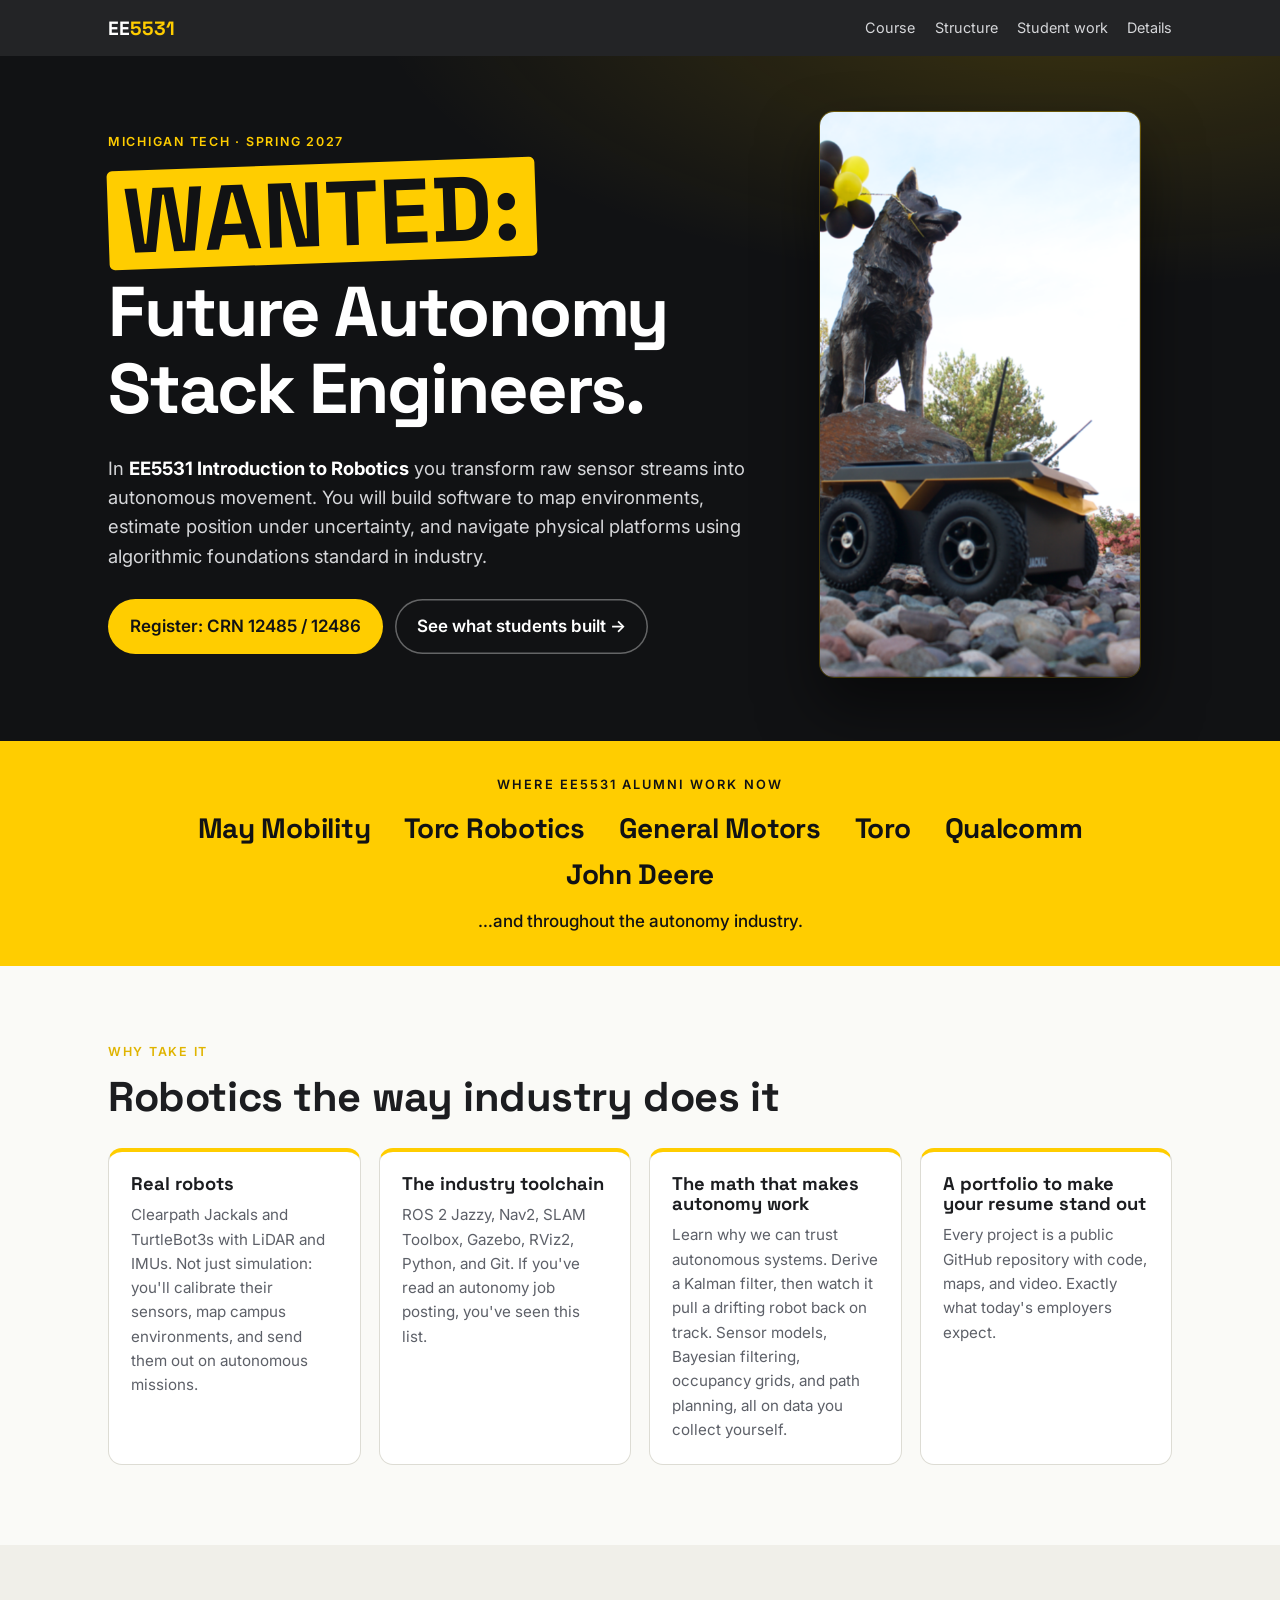
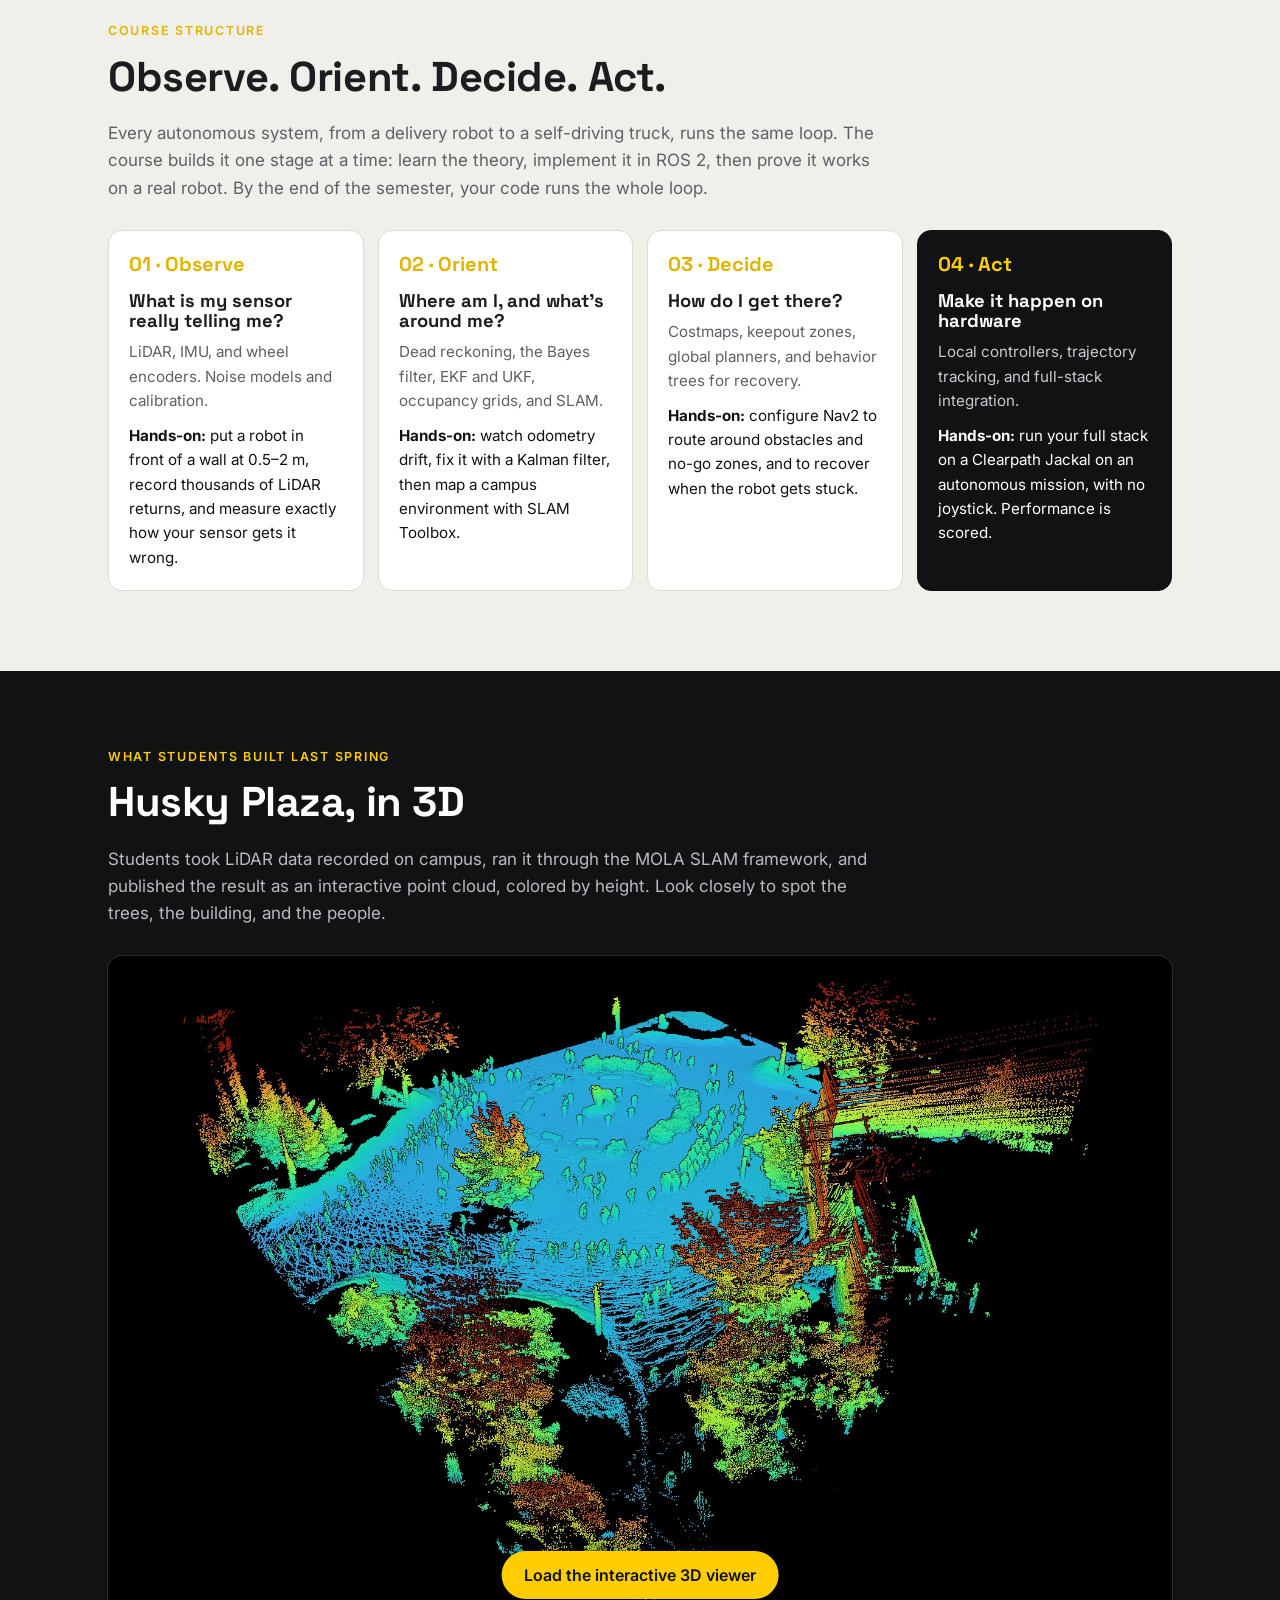
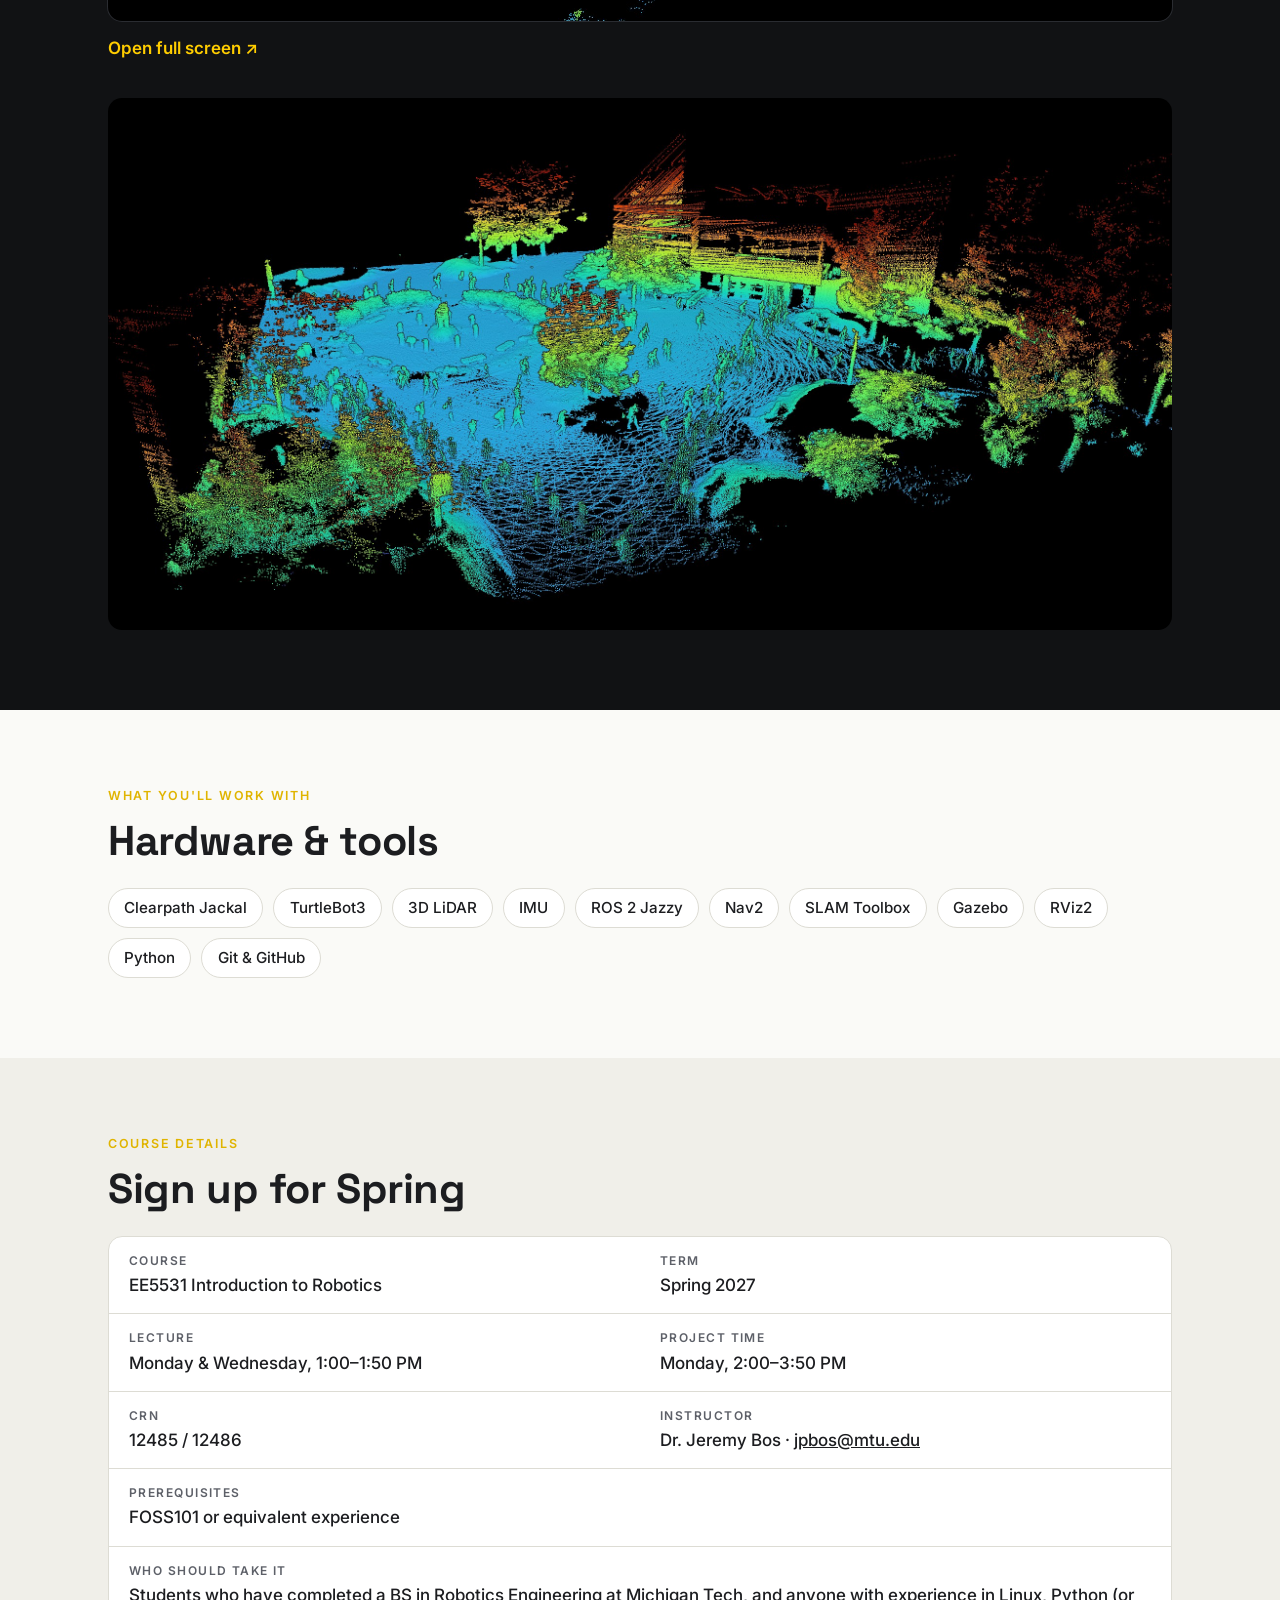
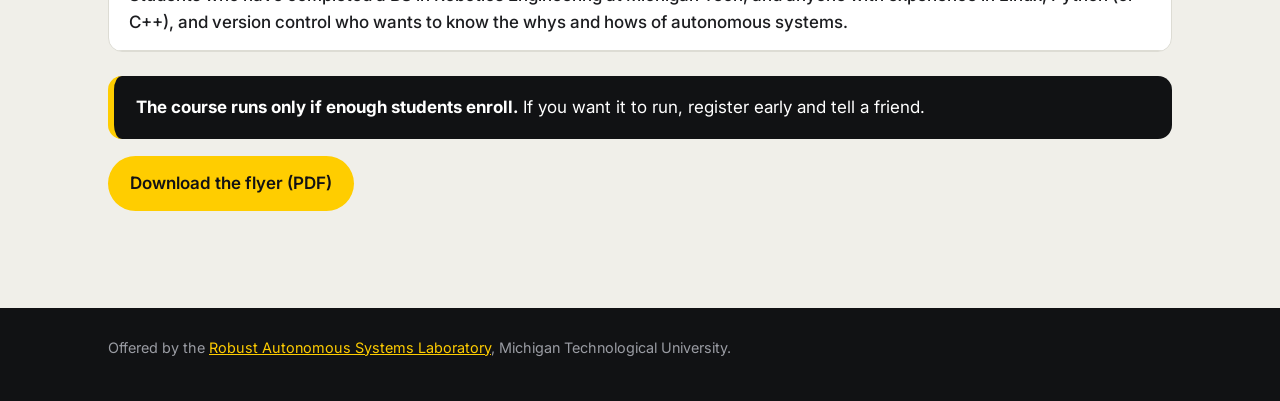
<file: index.html>
<!doctype html>
<html lang="en">
<head>
  <meta charset="utf-8">
  <meta name="viewport" content="width=device-width, initial-scale=1">
  <title>EE5531 Introduction to Robotics | Michigan Tech</title>
  <meta name="description" content="Graduate course in autonomous systems: sensor models, state estimation, mapping, planning, and control with ROS 2 and Nav2 on real robots. EE5531 alumni work at May Mobility, Torc Robotics, General Motors, Toro, Qualcomm, and across the autonomous vehicle industry.">
  <meta property="og:title" content="EE5531 Introduction to Robotics: Wanted, Future Autonomy Stack Engineers">
  <meta property="og:description" content="Sensor models, state estimation, mapping, planning, and control on real robots with ROS 2 and Nav2. Alumni at May Mobility, Torc, GM, Toro, and Qualcomm.">
  <meta property="og:image" content="https://robust-autonomous-systems-laboratory.github.io/ee5531/assets/husky_plaza_overview.jpg">
  <meta property="og:url" content="https://robust-autonomous-systems-laboratory.github.io/ee5531/">
  <meta name="twitter:card" content="summary_large_image">
  <link rel="preconnect" href="https://fonts.googleapis.com">
  <link rel="preconnect" href="https://fonts.gstatic.com" crossorigin>
  <link href="https://fonts.googleapis.com/css2?family=Inter:wght@400;500;600&family=Space+Grotesk:wght@500;700&display=swap" rel="stylesheet">
  <link rel="stylesheet" href="style.css">
</head>
<body>

<header class="topbar">
  <div class="wrap topbar-inner">
    <a class="brand" href="#top">EE<span>5531</span></a>
    <nav>
      <a href="#course">Course</a>
      <a href="#structure">Structure</a>
      <a href="#student-work">Student work</a>
      <a href="#details">Details</a>
    </nav>
  </div>
</header>

<main id="top">

  <!-- HERO -->
  <section class="hero">
    <div class="wrap hero-grid">
      <div class="hero-copy">
        <p class="eyebrow">Michigan Tech · Spring 2027</p>
        <h1><em>Wanted:</em><br>Future Autonomy Stack Engineers.</h1>
        <p class="lede">
          In <strong>EE5531 Introduction to Robotics</strong> you transform raw sensor streams into
          autonomous movement. You will build software to map environments, estimate position under
          uncertainty, and navigate physical platforms using algorithmic foundations standard in industry.
        </p>
        <div class="cta-row">
          <a class="btn btn-primary" href="#details">Register: CRN 12485 / 12486</a>
          <a class="btn btn-ghost" href="#student-work">See what students built →</a>
        </div>
      </div>
      <figure class="hero-photo">
        <img src="assets/jackal.png" alt="A Clearpath Jackal robot in front of the Husky statue on the Michigan Tech campus" width="463" height="818">
      </figure>
    </div>
  </section>

  <!-- ALUMNI -->
  <section class="alumni" aria-labelledby="alumni-h">
    <div class="wrap">
      <h2 id="alumni-h" class="alumni-label">Where EE5531 alumni work now</h2>
      <ul class="employers">
        <li>May Mobility</li>
        <li>Torc Robotics</li>
        <li>General Motors</li>
        <li>Toro</li>
        <li>Qualcomm</li>
        <li>John Deere</li>
      </ul>
      <p class="alumni-foot">…and throughout the autonomy industry.</p>
    </div>
  </section>

  <!-- WHY -->
  <section class="section" id="course">
    <div class="wrap">
      <p class="eyebrow">Why take it</p>
      <h2>Robotics the way industry does it</h2>
      <div class="cards">
        <article class="card">
          <h3>Real robots</h3>
          <p>Clearpath Jackals and TurtleBot3s with LiDAR and IMUs. Not just simulation: you'll calibrate their sensors, map campus environments, and send them out on autonomous missions.</p>
        </article>
        <article class="card">
          <h3>The industry toolchain</h3>
          <p>ROS 2 Jazzy, Nav2, SLAM Toolbox, Gazebo, RViz2, Python, and Git. If you've read an autonomy job posting, you've seen this list.</p>
        </article>
        <article class="card">
          <h3>The math that makes autonomy work</h3>
          <p>Learn why we can trust autonomous systems. Derive a Kalman filter, then watch it pull a drifting robot back on track. Sensor models, Bayesian filtering, occupancy grids, and path planning, all on data you collect yourself.</p>
        </article>
        <article class="card">
          <h3>A portfolio to make your resume stand out</h3>
          <p>Every project is a public GitHub repository with code, maps, and video. Exactly what today's employers expect.</p>
        </article>
      </div>
    </div>
  </section>

  <!-- ROADMAP -->
  <section class="section section-alt" id="structure">
    <div class="wrap">
      <p class="eyebrow">Course structure</p>
      <h2>Observe. Orient. Decide. Act.</h2>
      <p class="section-intro">
        Every autonomous system, from a delivery robot to a self-driving truck, runs the same loop.
        The course builds it one stage at a time: learn the theory, implement it in ROS&nbsp;2, then
        prove it works on a real robot. By the end of the semester, your code runs the whole loop.
      </p>
      <!-- Course content is being revised; edit topics here as the schedule firms up. -->
      <ol class="roadmap">
        <li>
          <span class="step">01 · Observe</span>
          <div>
            <h3>What is my sensor really telling me?</h3>
            <p>LiDAR, IMU, and wheel encoders. Noise models and calibration.</p>
            <p class="outcome"><b>Hands-on:</b> put a robot in front of a wall at 0.5–2&nbsp;m, record thousands of LiDAR returns, and measure exactly how your sensor gets it wrong.</p>
          </div>
        </li>
        <li>
          <span class="step">02 · Orient</span>
          <div>
            <h3>Where am I, and what's around me?</h3>
            <p>Dead reckoning, the Bayes filter, EKF and UKF, occupancy grids, and SLAM.</p>
            <p class="outcome"><b>Hands-on:</b> watch odometry drift, fix it with a Kalman filter, then map a campus environment with SLAM Toolbox.</p>
          </div>
        </li>
        <li>
          <span class="step">03 · Decide</span>
          <div>
            <h3>How do I get there?</h3>
            <p>Costmaps, keepout zones, global planners, and behavior trees for recovery.</p>
            <p class="outcome"><b>Hands-on:</b> configure Nav2 to route around obstacles and no-go zones, and to recover when the robot gets stuck.</p>
          </div>
        </li>
        <li class="roadmap-finale">
          <span class="step">04 · Act</span>
          <div>
            <h3>Make it happen on hardware</h3>
            <p>Local controllers, trajectory tracking, and full-stack integration.</p>
            <p class="outcome"><b>Hands-on:</b> run your full stack on a Clearpath Jackal on an autonomous mission, with no joystick. Performance is scored.</p>
          </div>
        </li>
      </ol>
    </div>
  </section>

  <!-- STUDENT WORK -->
  <section class="section section-dark" id="student-work">
    <div class="wrap">
      <p class="eyebrow">What students built last spring</p>
      <h2>Husky Plaza, in 3D</h2>
      <p class="section-lede">
        Students took LiDAR data recorded on campus, ran it through the MOLA SLAM framework, and
        published the result as an interactive point cloud, colored by height.
        Look closely to spot the trees, the building, and the people.
      </p>
      <div class="viewer" id="viewer">
        <img src="assets/husky_plaza_overview.jpg" alt="Point cloud map of Husky Plaza at Michigan Tech, colored by elevation">
        <button class="viewer-play" type="button" data-src="https://robust-autonomous-systems-laboratory.github.io/RASL-MOLA-Husky-Plaza/">
          Load the interactive 3D viewer
        </button>
      </div>
      <p class="viewer-links">
        <a href="https://robust-autonomous-systems-laboratory.github.io/RASL-MOLA-Husky-Plaza/" target="_blank" rel="noopener">Open full screen ↗</a>
      </p>
      <figure class="wide-shot">
        <img src="assets/husky_plaza_facade.jpg" alt="Point cloud looking across Husky Plaza, past the statue and people, toward the building facade" loading="lazy">
      </figure>
    </div>
  </section>

  <!-- TOOLS -->
  <section class="section">
    <div class="wrap">
      <p class="eyebrow">What you'll work with</p>
      <h2>Hardware &amp; tools</h2>
      <ul class="chips">
        <li>Clearpath Jackal</li>
        <li>TurtleBot3</li>
        <li>3D LiDAR</li>
        <li>IMU</li>
        <li>ROS 2 Jazzy</li>
        <li>Nav2</li>
        <li>SLAM Toolbox</li>
        <li>Gazebo</li>
        <li>RViz2</li>
        <li>Python</li>
        <li>Git &amp; GitHub</li>
      </ul>
    </div>
  </section>

  <!-- DETAILS -->
  <section class="section section-alt" id="details">
    <div class="wrap">
      <p class="eyebrow">Course details</p>
      <h2>Sign up for Spring</h2>
      <dl class="details">
        <div><dt>Course</dt><dd>EE5531 Introduction to Robotics</dd></div>
        <div><dt>Term</dt><dd>Spring 2027</dd></div>
        <div><dt>Lecture</dt><dd>Monday &amp; Wednesday, 1:00–1:50 PM</dd></div>
        <div><dt>Project time</dt><dd>Monday, 2:00–3:50 PM</dd></div>
        <div><dt>CRN</dt><dd>12485 / 12486</dd></div>
        <div><dt>Instructor</dt><dd>Dr. Jeremy Bos · <a href="mailto:jpbos@mtu.edu">jpbos@mtu.edu</a></dd></div>
        <div class="full"><dt>Prerequisites</dt><dd>FOSS101 or equivalent experience</dd></div>
        <div class="full"><dt>Who should take it</dt><dd>Students who have completed a BS in Robotics Engineering at Michigan Tech, and anyone with experience in Linux, Python (or C++), and version control who wants to know the whys and hows of autonomous systems.</dd></div>
      </dl>
      <p class="callout">
        <strong>The course runs only if enough students enroll.</strong> If you want it to run, register early and tell a friend.
      </p>
      <p><a class="btn btn-primary" href="flyer/flyer.pdf">Download the flyer (PDF)</a></p>
    </div>
  </section>

</main>

<footer class="footer">
  <div class="wrap">
    <p>
      Offered by the <a href="https://github.com/Robust-Autonomous-Systems-Laboratory" target="_blank" rel="noopener">Robust Autonomous Systems Laboratory</a>,
      Michigan Technological University.
    </p>
  </div>
</footer>

<script>
  // Load the heavy WebGL viewer only on request.
  document.querySelector('.viewer-play').addEventListener('click', function () {
    var frame = document.createElement('iframe');
    frame.src = this.dataset.src;
    frame.title = 'Interactive 3D point cloud of Husky Plaza';
    frame.allow = 'fullscreen';
    var box = document.getElementById('viewer');
    box.innerHTML = '';
    box.appendChild(frame);
    box.classList.add('is-live');
  });
</script>
</body>
</html>
</file>
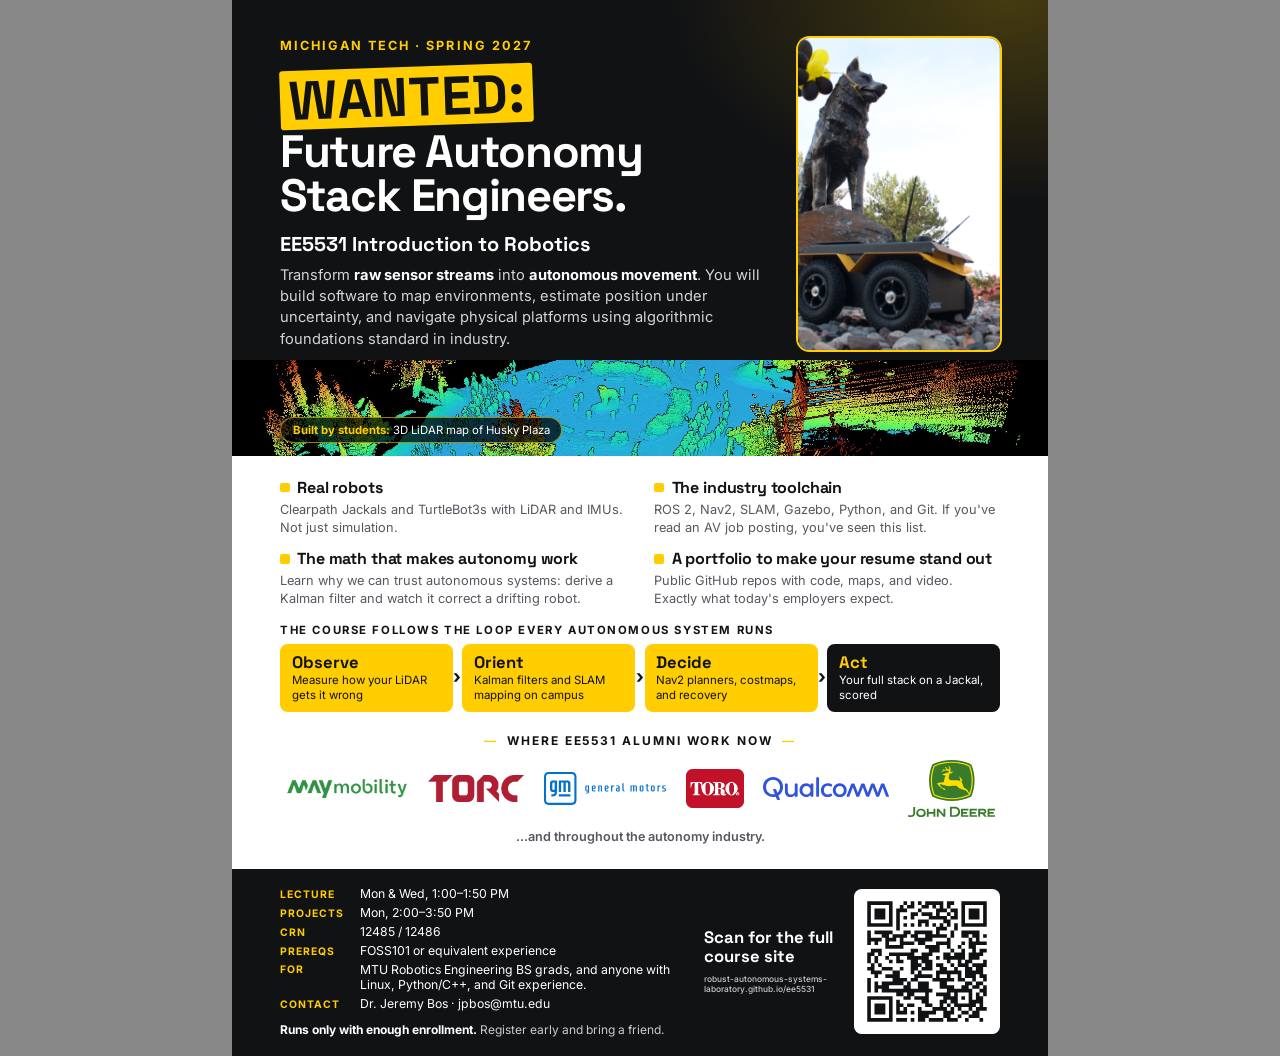
<file: flyer/flyer.html>
<!doctype html>
<html lang="en">
<head>
<meta charset="utf-8">
<title>EE5531 Flyer</title>
<link rel="preconnect" href="https://fonts.googleapis.com">
<link rel="preconnect" href="https://fonts.gstatic.com" crossorigin>
<link href="https://fonts.googleapis.com/css2?family=Inter:wght@400;500;600;700&family=Space+Grotesk:wght@500;700&display=swap" rel="stylesheet">
<style>
  @page { size: letter; margin: 0; }
  :root { --gold: #ffcd00; --ink: #111214; --muted: #55585f; }
  * { box-sizing: border-box; -webkit-print-color-adjust: exact; print-color-adjust: exact; }
  html, body { margin: 0; padding: 0; background: #888; }
  body { font-family: Inter, sans-serif; color: var(--ink); }
  .page {
    width: 8.5in; height: 11in; margin: 0 auto; overflow: hidden; position: relative;
    background: #fff; display: flex; flex-direction: column;
  }
  .page > * { flex: none; }
  @media print { html, body { background: #fff; } }
  h1, h2, .grotesk { font-family: "Space Grotesk", sans-serif; }

  /* Hero */
  .hero {
    background: radial-gradient(5in 3in at 95% 0%, rgba(255,205,0,.22), transparent 70%), var(--ink);
    color: #fff; display: grid; grid-template-columns: 1fr 2.1in; gap: .35in;
    padding: .4in .5in .3in; height: 3.75in;
  }
  .kicker { font: 700 9.5pt Inter; letter-spacing: .16em; text-transform: uppercase; color: var(--gold); margin: 0 0 .14in; }
  h1 { font-size: 34pt; line-height: .98; letter-spacing: -.03em; margin: 0 0 .14in; }
  h1 em {
    font-style: normal; text-transform: uppercase; font-size: 1.2em; letter-spacing: .01em;
    display: inline-block; line-height: 1; padding: .06em .16em .02em; margin-bottom: .06em;
    background: var(--gold); color: var(--ink); border-radius: .06em; transform: rotate(-2deg);
  }
  .course { font: 700 15pt "Space Grotesk"; margin: 0 0 .08in; }
  .pitch { font-size: 11pt; line-height: 1.45; color: #d4d5d9; margin: 0; }
  .pitch b { color: #fff; }
  .photo {
    border-radius: .12in; overflow: hidden; height: 100%;
    box-shadow: 0 0 0 2px var(--gold);
  }
  .photo img { width: 100%; height: 100%; object-fit: cover; object-position: 50% 38%; display: block; }

  /* Point cloud strip */
  .strip { position: relative; height: 1.0in; background: #000; overflow: hidden; }
  .strip img { width: 100%; height: 100%; object-fit: cover; object-position: 50% 18%; display: block; }
  .strip .tag {
    position: absolute; left: .5in; bottom: .14in; background: rgba(0,0,0,.72); color: #fff;
    font-size: 8.5pt; padding: .05in .12in; border-radius: 99px; border: 1px solid rgba(255,205,0,.6);
  }
  .strip .tag b { color: var(--gold); }

  /* Body */
  .body { display: grid; grid-template-columns: 1fr 1fr; gap: .12in .3in; padding: .22in .5in .18in; }
  .point h2 { font-size: 12pt; letter-spacing: -.01em; margin: 0 0 .03in; display: flex; align-items: center; gap: .08in; }
  .point h2::before { content: ""; width: .1in; height: .1in; background: var(--gold); border-radius: 2px; flex: none; }
  .point p { font-size: 9.6pt; line-height: 1.4; color: var(--muted); margin: 0; }
  .loop { grid-column: 1 / -1; margin-top: .04in; }
  .loop .label { font: 700 8.5pt Inter; letter-spacing: .14em; text-transform: uppercase; margin: 0 0 .07in; }
  .loop ol { list-style: none; margin: 0; padding: 0; display: grid; grid-template-columns: repeat(4, 1fr); gap: .1in; }
  .loop li { background: var(--gold); border-radius: .08in; padding: .08in .12in .1in; position: relative; }
  .loop li:last-child { background: var(--ink); color: #fff; }
  .loop li b { display: block; font: 700 12.5pt "Space Grotesk"; }
  .loop li:last-child b { color: var(--gold); }
  .loop li span { font-size: 8.6pt; line-height: 1.3; display: block; }
  .loop li:not(:last-child)::after {
    content: "›"; position: absolute; right: -.09in; top: 50%; transform: translateY(-55%);
    font: 700 14pt Inter; color: var(--ink); z-index: 1;
  }

  /* Alumni logos */
  .alumni { padding: .04in .55in .14in; text-align: center; }
  .alumni .label { font: 700 9pt Inter; letter-spacing: .16em; text-transform: uppercase; margin: 0 0 .12in; }
  .alumni .label::before, .alumni .label::after { content: "—"; color: var(--gold); margin: 0 .1in; }
  .logos { display: flex; align-items: center; justify-content: space-between; gap: .2in; }
  .logos img { display: block; }
  .alumni .foot { font-size: 9.5pt; font-weight: 600; margin: .12in 0 0; color: var(--muted); }

  /* Footer */
  .footer {
    margin-top: auto; background: var(--ink); color: #fff;
    display: grid; grid-template-columns: 1fr auto; gap: .3in; align-items: center;
    padding: .18in .5in .2in;
  }
  .facts { display: grid; grid-template-columns: auto 1fr; gap: .03in .16in; font-size: 9.2pt; line-height: 1.3; margin: 0; }
  .facts dt { color: var(--gold); font-weight: 700; text-transform: uppercase; letter-spacing: .1em; font-size: 7.8pt; padding-top: .02in; }
  .facts dd { margin: 0; }
  .tbd { background: rgba(255,205,0,.22); color: var(--gold); border-radius: 3px; padding: 0 .04in; font-weight: 600; }
  .runs { font-size: 9pt; color: #c9cbd0; margin: .1in 0 0; }
  .runs b { color: #fff; }
  .qr { display: flex; align-items: center; gap: .16in; }
  .qr-box { background: #fff; padding: .06in; border-radius: .08in; }
  .qr-box img { width: 1.4in; height: 1.4in; display: block; }
  .qr-text { font: 700 12.5pt/1.1 "Space Grotesk"; max-width: 1.4in; }
  .qr-text small { display: block; white-space: nowrap; font: 500 6.3pt Inter; color: #c9cbd0; margin-top: .08in; }
</style>
</head>
<body>
<div class="page">

  <section class="hero">
    <div>
      <p class="kicker">Michigan Tech · Spring 2027</p>
      <h1><em>Wanted:</em><br>Future Autonomy Stack Engineers.</h1>
      <p class="course">EE5531 Introduction to Robotics</p>
      <p class="pitch">
        Transform <b>raw sensor streams</b> into <b>autonomous movement</b>. You will build
        software to map environments, estimate position under uncertainty, and navigate physical
        platforms using algorithmic foundations standard in industry.
      </p>
    </div>
    <div class="photo"><img src="../assets/jackal.png" alt="Clearpath Jackal robot in front of the Husky statue"></div>
  </section>

  <section class="strip">
    <img src="../assets/husky_plaza_overview.jpg" alt="3D LiDAR point cloud of Husky Plaza">
    <span class="tag"><b>Built by students:</b> 3D LiDAR map of Husky Plaza</span>
  </section>

  <section class="body">
    <div class="point">
      <h2>Real robots</h2>
      <p>Clearpath Jackals and TurtleBot3s with LiDAR and IMUs. Not just simulation.</p>
    </div>
    <div class="point">
      <h2>The industry toolchain</h2>
      <p>ROS 2, Nav2, SLAM, Gazebo, Python, and Git. If you've read an AV job posting, you've seen this list.</p>
    </div>
    <div class="point">
      <h2>The math that makes autonomy work</h2>
      <p>Learn why we can trust autonomous systems: derive a Kalman filter and watch it correct a drifting robot.</p>
    </div>
    <div class="point">
      <h2>A portfolio to make your resume stand out</h2>
      <p>Public GitHub repos with code, maps, and video. Exactly what today's employers expect.</p>
    </div>
    <div class="loop">
      <p class="label">The course follows the loop every autonomous system runs</p>
      <ol>
        <li><b>Observe</b><span>Measure how your LiDAR gets it wrong</span></li>
        <li><b>Orient</b><span>Kalman filters and SLAM mapping on campus</span></li>
        <li><b>Decide</b><span>Nav2 planners, costmaps, and recovery</span></li>
        <li><b>Act</b><span>Your full stack on a Jackal, scored</span></li>
      </ol>
    </div>
  </section>

  <section class="alumni">
    <p class="label">Where EE5531 alumni work now</p>
    <div class="logos">
      <img src="logos/may_mobility.png" alt="May Mobility" style="height:.24in">
      <img src="logos/torc.png" alt="Torc Robotics" style="height:.28in">
      <img src="logos/gm.svg" alt="General Motors" style="height:.34in">
      <img src="logos/toro.png" alt="Toro" style="height:.4in">
      <img src="logos/qualcomm.svg" alt="Qualcomm" style="height:.24in">
      <img src="logos/john_deere.svg" alt="John Deere" style="height:.6in">
    </div>
    <p class="foot">…and throughout the autonomy industry.</p>
  </section>

  <section class="footer">
    <div>
      <dl class="facts">
        <dt>Lecture</dt><dd>Mon &amp; Wed, 1:00–1:50 PM</dd>
        <dt>Projects</dt><dd>Mon, 2:00–3:50 PM</dd>
        <dt>CRN</dt><dd>12485 / 12486</dd>
        <dt>Prereqs</dt><dd>FOSS101 or equivalent experience</dd>
        <dt>For</dt><dd>MTU Robotics Engineering BS grads, and anyone with Linux, Python/C++, and Git experience.</dd>
        <dt>Contact</dt><dd>Dr. Jeremy Bos · jpbos@mtu.edu</dd>
      </dl>
      <p class="runs"><b>Runs only with enough enrollment.</b> Register early and bring a friend.</p>
    </div>
    <div class="qr">
      <div class="qr-text">Scan for the full course site
        <small>robust-autonomous-systems-<br>laboratory.github.io/ee5531</small>
      </div>
      <div class="qr-box"><img src="qr_ee5531.svg" alt="QR code linking to the EE5531 course website"></div>
    </div>
  </section>

</div>
</body>
</html>
</file>
<file: style.css>
:root {
  --gold: #ffcd00;
  --gold-deep: #e0b400;
  --ink: #111214;
  --ink-2: #1b1d21;
  --paper: #fafaf7;
  --paper-2: #f0efe9;
  --text: #1c1d20;
  --muted: #5d6068;
  --line: #dddcd4;
  --cyan: #28b6e8;
  --radius: 14px;
  --max: 1120px;
}

* { box-sizing: border-box; }
html { scroll-behavior: smooth; }
body {
  margin: 0;
  background: var(--paper);
  color: var(--text);
  font: 400 17px/1.6 Inter, system-ui, -apple-system, "Segoe UI", sans-serif;
  -webkit-font-smoothing: antialiased;
}
img { max-width: 100%; height: auto; display: block; }
a { color: inherit; }
h1, h2, h3 { font-family: "Space Grotesk", Inter, sans-serif; line-height: 1.1; margin: 0 0 .5em; }
h2 { font-size: clamp(1.8rem, 3.6vw, 2.6rem); letter-spacing: -.01em; }
h3 { font-size: 1.15rem; }
p { margin: 0 0 1em; }

.wrap { max-width: var(--max); margin: 0 auto; padding: 0 16px; }
@media (min-width: 720px) { .wrap { padding: 0 28px; } }

.tbd {
  background: #fff3b0;
  color: #6a5200;
  border-radius: 4px;
  padding: 0 .3em;
  font-weight: 600;
}

.eyebrow {
  font: 600 .78rem/1 Inter, sans-serif;
  letter-spacing: .14em;
  text-transform: uppercase;
  color: var(--gold-deep);
  margin-bottom: 1rem;
}

/* Top bar */
.topbar {
  position: sticky; top: 0; z-index: 10;
  background: rgba(17, 18, 20, .92);
  backdrop-filter: blur(8px);
  color: #fff;
}
.topbar-inner { display: flex; align-items: center; justify-content: space-between; height: 56px; }
.brand { font: 700 1.2rem "Space Grotesk", sans-serif; text-decoration: none; }
.brand span { color: var(--gold); }
.topbar nav { display: flex; gap: 1.2rem; }
.topbar nav a { text-decoration: none; font-size: .9rem; color: #d6d7da; }
.topbar nav a:hover { color: var(--gold); }
@media (max-width: 560px) { .topbar nav a:nth-child(n+3) { display: none; } }

/* Hero */
.hero {
  background:
    radial-gradient(1200px 500px at 85% -10%, rgba(255, 205, 0, .18), transparent 60%),
    var(--ink);
  color: #fff;
  padding: 56px 0 64px;
  overflow: hidden;
}
.hero-grid { display: grid; gap: 40px; align-items: center; }
@media (min-width: 860px) { .hero-grid { grid-template-columns: 1.25fr .75fr; } }
.hero h1 { font-size: clamp(2.5rem, 6vw, 4.4rem); letter-spacing: -.03em; margin-bottom: .35em; }
.hero h1 em {
  font-style: normal; text-transform: uppercase; font-size: 1.3em; letter-spacing: .01em;
  display: inline-block; line-height: 1; padding: .06em .16em .02em; margin-bottom: .12em;
  background: var(--gold); color: var(--ink); border-radius: .06em; transform: rotate(-2deg);
}
.hero .eyebrow { color: var(--gold); }
.hero .tbd { background: rgba(255, 205, 0, .2); color: var(--gold); }
.lede { font-size: 1.15rem; color: #d6d7da; max-width: 36em; }
.lede strong { color: #fff; }
.cta-row { display: flex; flex-wrap: wrap; gap: 12px; margin-top: 28px; }
.hero-photo { margin: 0; justify-self: center; max-width: 320px; }
.hero-photo img {
  border-radius: var(--radius);
  box-shadow: 0 30px 60px rgba(0, 0, 0, .5), 0 0 0 1px rgba(255, 205, 0, .35);
}
.hero-photo figcaption { font-size: .8rem; color: #9a9ca3; margin-top: .6em; text-align: center; }

.btn {
  display: inline-block; text-decoration: none; font-weight: 600;
  padding: .8em 1.3em; border-radius: 999px; transition: transform .12s, background .12s;
}
.btn:hover { transform: translateY(-1px); }
.btn-primary { background: var(--gold); color: var(--ink); }
.btn-primary .tbd { background: rgba(0, 0, 0, .12); color: var(--ink); }
.btn-ghost { color: #fff; box-shadow: inset 0 0 0 1.5px rgba(255, 255, 255, .35); }
.btn-ghost:hover { box-shadow: inset 0 0 0 1.5px var(--gold); color: var(--gold); }

/* Alumni */
.alumni { background: var(--gold); color: var(--ink); padding: 36px 0 30px; text-align: center; }
.alumni-label { font: 600 .8rem Inter, sans-serif; letter-spacing: .16em; text-transform: uppercase; margin-bottom: 18px; }
.employers {
  list-style: none; margin: 0; padding: 0;
  display: flex; flex-wrap: wrap; justify-content: center; gap: 10px 34px;
}
.employers li { font: 700 clamp(1.25rem, 2.6vw, 1.75rem) "Space Grotesk", sans-serif; letter-spacing: -.01em; }
.alumni-foot { margin: 16px 0 0; font-weight: 500; }

/* Sections */
.section { padding: 80px 0; }
.section-alt { background: var(--paper-2); }
.section-dark { background: var(--ink); color: #e9e9ec; }
.section-dark h2 { color: #fff; }
.section-dark .eyebrow { color: var(--gold); }
.section-lede { max-width: 46em; color: #b9bbc1; }
.muted { color: var(--muted); font-size: .95rem; }

.cards { display: grid; gap: 18px; margin-top: 28px; }
@media (min-width: 700px) { .cards { grid-template-columns: repeat(2, 1fr); } }
@media (min-width: 1000px) { .cards { grid-template-columns: repeat(4, 1fr); } }
.card {
  background: #fff; border: 1px solid var(--line); border-radius: var(--radius);
  padding: 22px; border-top: 4px solid var(--gold);
}
.card p { color: var(--muted); font-size: .95rem; margin: 0; }

/* Roadmap */
.roadmap { list-style: none; margin: 28px 0 0; padding: 0; display: grid; gap: 14px; }
@media (min-width: 860px) { .roadmap { grid-template-columns: repeat(4, 1fr); } }
.roadmap li {
  display: flex; gap: 14px; background: #fff; border: 1px solid var(--line);
  border-radius: var(--radius); padding: 20px;
}
.roadmap li { flex-direction: column; }
.roadmap .step { font: 700 1.25rem "Space Grotesk", sans-serif; color: var(--gold-deep); white-space: nowrap; }
.roadmap .outcome { margin-top: .7em; color: var(--ink); }
.roadmap-finale .outcome { color: #fff !important; }
.section-intro { max-width: 46em; color: var(--muted); }
.section-intro strong { color: var(--ink); }
.roadmap p { margin: 0; color: var(--muted); font-size: .95rem; }
.roadmap-finale { background: var(--ink) !important; color: #fff; border-color: var(--ink) !important; }
.roadmap-finale .step { color: var(--gold); }
.roadmap-finale p { color: #c9cbd0; }

/* Student work viewer */
.viewer {
  position: relative; margin-top: 28px; border-radius: var(--radius); overflow: hidden;
  background: #000; aspect-ratio: 16 / 10; box-shadow: 0 0 0 1px #2a2c31;
}
.viewer img { width: 100%; height: 100%; object-fit: contain; }
.viewer iframe { width: 100%; height: 100%; border: 0; display: block; }
.viewer-play {
  position: absolute; left: 50%; bottom: 22px; transform: translateX(-50%);
  background: var(--gold); color: var(--ink); border: 0; border-radius: 999px;
  font: 600 1rem Inter, sans-serif; padding: .85em 1.4em; cursor: pointer;
  box-shadow: 0 10px 30px rgba(0, 0, 0, .5);
}
.viewer-play:hover { background: #fff; }
.viewer-links { display: flex; gap: 22px; margin-top: 14px; }
.viewer-links a { color: var(--gold); text-decoration: none; font-weight: 600; }
.wide-shot { margin: 36px 0 0; }
.wide-shot img { border-radius: var(--radius); width: 100%; }

/* Chips */
.chips { list-style: none; margin: 24px 0 0; padding: 0; display: flex; flex-wrap: wrap; gap: 10px; }
.chips li {
  background: #fff; border: 1px solid var(--line); border-radius: 999px;
  padding: .45em 1em; font-weight: 500; font-size: .95rem;
}

/* Details */
.details { display: grid; gap: 0; margin: 24px 0; background: #fff; border: 1px solid var(--line); border-radius: var(--radius); overflow: hidden; }
@media (min-width: 720px) { .details { grid-template-columns: 1fr 1fr; } }
.details div { padding: 14px 20px; border-bottom: 1px solid var(--line); }
.details dt { font-size: .75rem; letter-spacing: .12em; text-transform: uppercase; color: var(--muted); font-weight: 600; }
.details dd { margin: 2px 0 0; font-weight: 500; }
.details .full { grid-column: 1 / -1; }
.details a { color: inherit; }
.callout {
  background: var(--ink); color: #fff; border-radius: var(--radius); padding: 18px 22px;
  border-left: 6px solid var(--gold);
}

/* Footer */
.footer { background: var(--ink); color: #9a9ca3; padding: 28px 0; font-size: .9rem; }
.footer a { color: var(--gold); }
</file>
